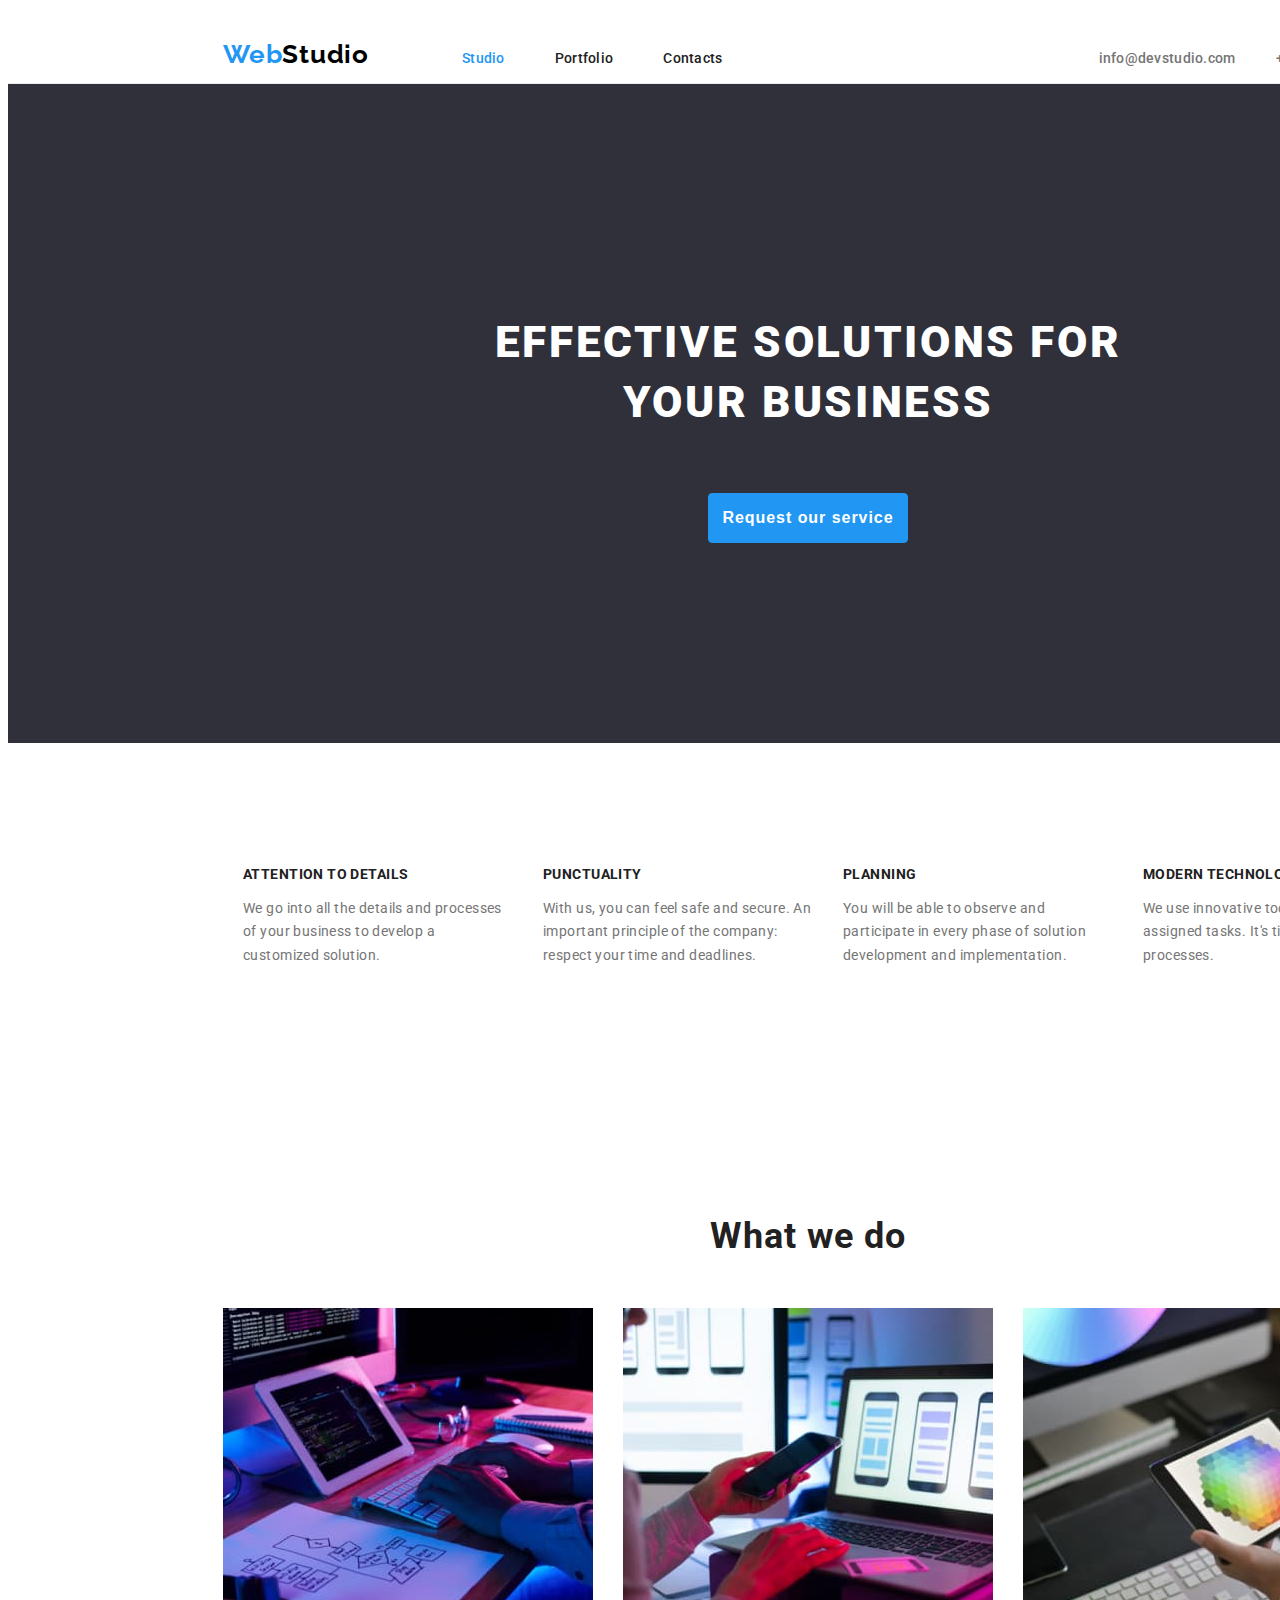
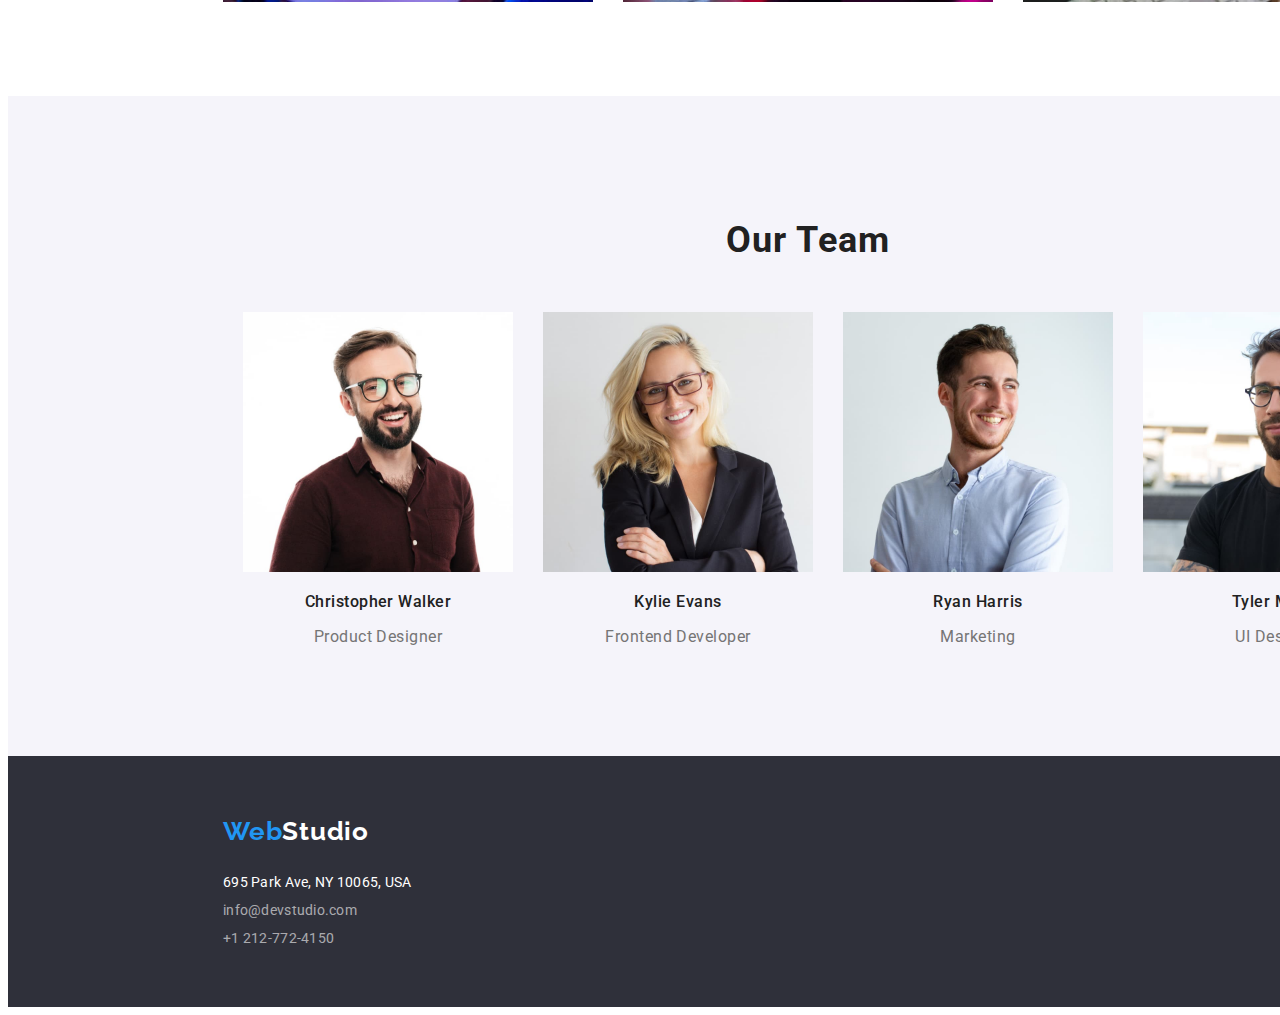
<file: index.html>
<!DOCTYPE html>
<html lang="en">
  <head>
    <meta charset="UTF-8" />
    <meta name="viewport" content="width=device-width, initial-scale=1.0" />
    <title>WebStudio</title>
    <link rel="stylesheet" href="./css/styles.css" />
    <link
      href="https://fonts.googleapis.com/css2?family=Raleway:wght@700&family=Roboto:wght@400;500;700;900&display=swap"
      rel="stylesheet"
    />
  </head>

  <body class="main-font">
    <header class="main-header">
      <a href="./index.html">
        <div><span>Web</span>Studio</div>
      </a>
     <nav class="main-navigation">
        <ul class="main-navigation-contacts">
          <li><a href="./index.html" class="current">Studio</a></li>
          <li><a href="./portfolio.html" >Portfolio</a></li>
          <li><a href="./contacts.html">Contacts</a></li>
        </ul>
        <address class="main-navigation-address">
        <a href="mailto:info@devstudio.com">info@devstudio.com</a>
        <a href="tel:+1 212-772-4150">+1 212-772-4150</a>
      </address>
     </nav>
  </header>

    <main>
      <section class="web-studio-main">
          <h1>EFFECTIVE SOLUTIONS FOR <br> YOUR BUSINESS</h1>
          <button type="button" class="buttons-main">Request our service</button>
      </section>
      <section class="section">
        <div class="main-paragraph">
          <ul class="main-paragraph-flex">
            <li>
              <h3>ATTENTION TO DETAILS</h3>
              <p>
                We go into all the details and processes of your business to
                develop a customized solution.
              </p>
            </li>
            <li>
              <h3>PUNCTUALITY</h3>
              <p>
                With us, you can feel safe and secure. An important principle of
                the company: respect your time and deadlines.
              </p>
            </li>
            <li>
              <h3>PLANNING</h3>
              <p>
                You will be able to observe and participate in every phase of
                solution development and implementation.
              </p>
            </li>
            <li>
              <h3>MODERN TECHNOLOGIES</h3>
              <p>
                We use innovative tools to solve assigned tasks. It's time to
                simplify work processes.
              </p>
            </li>
          </ul>
        </div>
      </section>
      
      <section class="section">
        <h2>What we do</h2>
        <div class="what-we-do-section">
          <img src="./images/img1.jpg" alt="Programare" width="370" />
          <img src="./images/img2.jpg" alt="Layout" width="370" />
          <img src="./images/img3.jpg" alt="Design" width="370" />
        </div>
      </section>
      <section class="photo-cards-main-section">
        <h2>Our Team</h2>
        <div class="photo-cards-main" >
        <ul class="photo-cards-main-flex">
          <li>
            <img src="./images/pers1.jpg" alt="Christopher Walker" width="270"/>
            <p>Christopher Walker</p>
            <span>Product Designer</span>
          </li>
          <li>
            <img src="./images/pers2.jpg" alt="Kylie Evans" width="270" />
            <p>Kylie Evans</p>
            <span>Frontend Developer</span>
          </li>
          <li>
            <img src="./images/pers3.jpg" alt="Ryan Harris" width="270" />
            <p>Ryan Harris</p>
            <span>Marketing</span>
          </li>
          <li>
            <img src="./images/pers4.jpg" alt="Tyler Moore" width="270" />
            <p>Tyler Moore</p>
            <span>UI Designer</span>
          </li>
        </ul>
        </div>
      </section>
    </main>
    <footer class="main-footer">
      <div class="main-footer-div">
        <a href="./index.html">
          <div><span>Web</span>Studio</div>
        </a>
      </div>
        <address>
          <span>695 Park Ave, NY 10065, USA</span>
          <a href="mailto:info@devstudio.com">info@devstudio.com</a>
          <a href="tel:+1 212-772-4150">+1 212-772-4150</a>
        </address>
    </footer>
  </body>
</html>
</file>
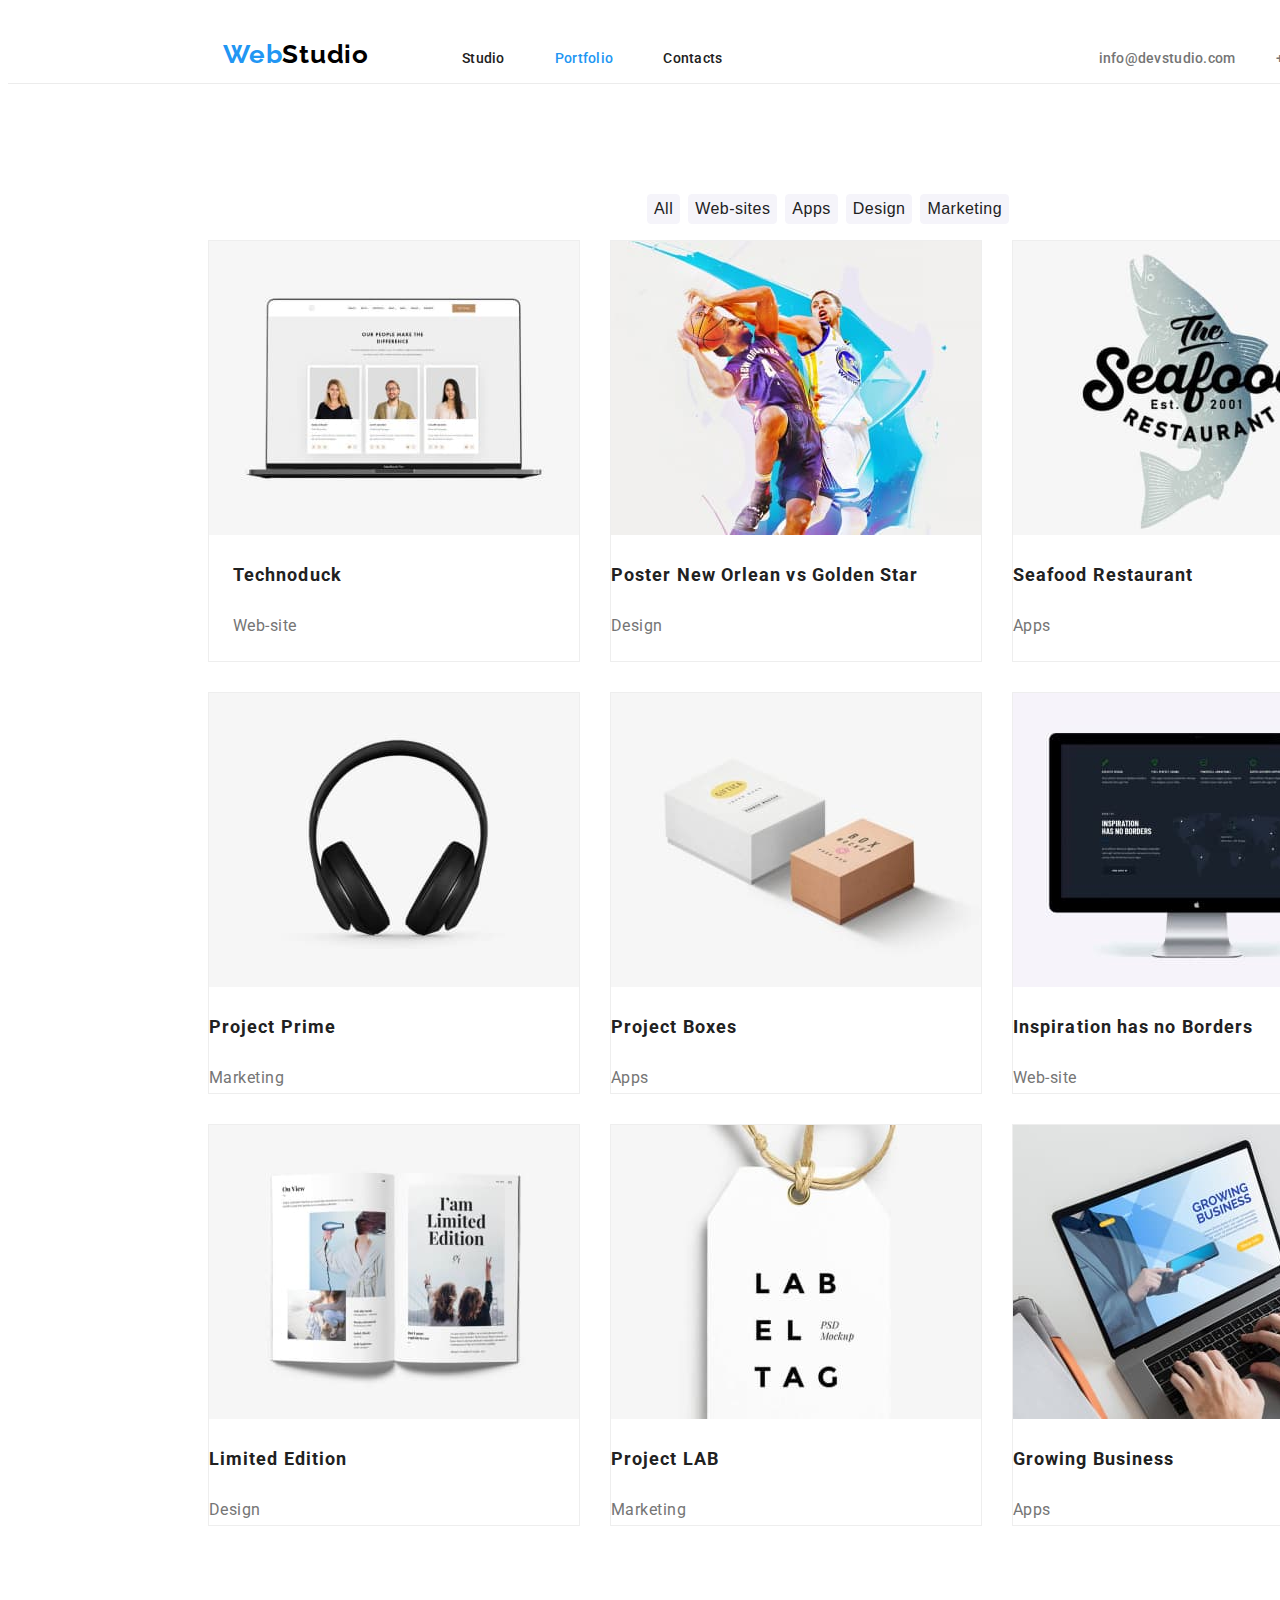
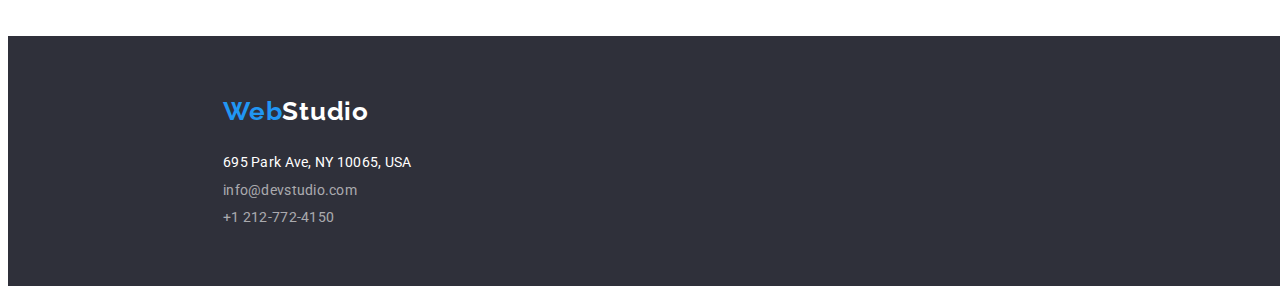
<file: portfolio.html>
<!DOCTYPE html>
<html lang="en">
  <head>
    <meta charset="UTF-8" />
    <meta name="viewport" content="width=device-width, initial-scale=1.0" />
    <title>WebStudio</title>
    <link rel="stylesheet" href="./css/styles.css" />
    <link
      href="https://fonts.googleapis.com/css2?family=Raleway:wght@700&family=Roboto:wght@400;500;700;900&display=swap"
      rel="stylesheet"
    />
  </head>
  <body class="port-font">
    <!-- HEADER -->
    <header class="main-header">
        <a href="./index.html">
          <div><span>Web</span>Studio</div>
        </a>
       <nav class="main-navigation">
          <ul class="main-navigation-contacts">
            <li><a href="./index.html">Studio</a></li>
            <li><a href="./portfolio.html" class="current">Portfolio</a></li>
            <li><a href="./contacts.html">Contacts</a></li>
          </ul>
          <address class="main-navigation-address">
          <a href="mailto:info@devstudio.com">info@devstudio.com</a>
          <a href="tel:+1 212-772-4150">+1 212-772-4150</a>
        </address>
       </nav>
    </header>

    <!-- MAIN -->
    <main>
      <section class="section">
      <div class="port-flex">
        <div class="buttons-port-flex">
          <ul>
            <li><button type="button" class="buttons-port">All</button></li>
            <li><button type="button" class="buttons-port">Web-sites</button></li>
            <li><button type="button" class="buttons-port">Apps</button></li>
            <li><button type="button" class="buttons-port">Design</button></li>
            <li><button type="button" class="buttons-port">Marketing</button></li>
          </ul>
        </div>
        <div class="photo-cards-port">
            <ul>
              <li>
                <img src="./images/port1.jpg" alt="Laptop with Website" width="370" />
                <div>
                  <p>Technoduck</p>
                  <span>Web-site</span>
                </div>
              </li>
              <li>
                <img src="./images/port2.jpg" alt="BasketBall" width="370" />
                <p>Poster New Orlean vs Golden Star</p>
                <span>Design</span>
              </li>
              <li>
                <img src="./images/port3.jpg" alt="Fish logo" width="370"/>
                <p>Seafood Restaurant</p>
                <span>Apps</span>
              </li>
              <li class=>
                <img src="./images/port4.jpg" alt="Headset" width="370"/>
                <p>Project Prime</p>
                <span>Marketing</span>
              </li>
              <li>
                <img src="./images/port5.jpg" alt="Boxes" width="370" />
                <p>Project Boxes</p>
                <span>Apps</span>
              </li>
              <li>
                <img src="./images/port6.jpg" alt="Computer Screen" width="370"/>
                <p>Inspiration has no Borders</p>
                <span>Web-site</span>
              </li>
              <li>
                <img src="./images/port7.jpg" alt="Book" width="370"/>
                <p>Limited Edition</p>
                <span>Design</span>
              </li>
              <li>
                <img src="./images/port8.jpg" alt="Tag" width="370"/>
                <p>Project LAB</p>
                <span>Marketing</span>
              </li>
              <li>
                <img src="./images/port9.jpg" alt="Laptop" width="370"/>
                <p>Growing Business</p>
                <span>Apps</span>
              </li>
            </ul>
        </div>
      </section>
    </main>

    <!-- FOOTER -->
    <footer class="main-footer">
      <div class="main-footer-div">
        <a href="./index.html">
          <div><span>Web</span>Studio</div>
        </a>
      </div>
        <address>
          <span>695 Park Ave, NY 10065, USA</span>
          <a href="mailto:info@devstudio.com">info@devstudio.com</a>
          <a href="tel:+1 212-772-4150">+1 212-772-4150</a>
        </address>
    </footer>
  </body>
</html>
</file>
<file: css/styles.css>
:root{
    --selected:rgba(33, 150, 243, 1);
    --not-selected:rgba(33, 33, 33, 1);
    --light-gray:rgba(117, 117, 117, 1);
    --white-text:rgba(255, 255, 255, 1);
    --main-background:rgba(47, 48, 58, 1);
    --footer-light-gray:rgba(255, 255, 255, 0.6);
    --button-color-unselected:rgba(245, 244, 250, 1);
    --main-button-hover: rgba(24, 140, 232, 1);
}

/* HEADER */
.main-header{
    display: flex;
    align-items: baseline;
    padding-left: 215px;
    padding-top: 24px;
    border-bottom: 1px solid rgba(236, 236, 236, 1);
}

.main-navigation{
    display: flex;
    align-items: baseline;
    margin-left: 53px;
}
.main-navigation-contacts{
    display: flex;
    gap: 50px;
}

.main-navigation-address{
    display: flex;
    margin-left: 376px;
    gap: 40px;
}


.main-header .main-navigation address a{
    font-family: "Roboto";
    font-size: 14px;
    font-weight: 500;
    line-height: 1.14 ;
    letter-spacing: 0.02em;
    text-align: left;
    color: var(--light-gray);
    font-style: normal;
}

.main-header div{
    font-family: "Raleway", sans-serif;
    color: rgba(0, 0, 0, 1);
    font-size: 26px;
    font-weight: 700;
    line-height: 1.19;
    letter-spacing: 0.03em;
    text-align: left;

}

.main-header div span{
    color: var(--selected);
}

.main-header a{
    text-decoration: none;
    color: var(--not-selected);
    font-size: 14px;
    font-weight: 500;
    line-height: 1.14;
    letter-spacing: 0.02em;
    text-align: left;

}

.main-header .main-navigation a:hover,
.main-header .main-navigation a:focus{
    color: var(--selected);
}

/* END HEADER */

/* MAIN */

ul{
    list-style-type: none;
}

.buttons-port{
    border-radius: 4px;
    background-color: var(--button-color-unselected);
    color: var(--not-selected) ;
    border-color: var(--button-color-unselected);
    font-style: inherit;
    font-size: 16px;
    font-weight: 500;
    line-height: 1.62;
    letter-spacing: 0.03em;
    text-align: center;
    border: 1px solid var(--button-color-unselected);

}

.buttons-port:hover,
.buttons-port:focus{
    background-color: var(--selected);
    color: var(--white-text) ;
    border-color: var(--selected);
}

.buttons-main{
    border-radius: 4px;
    background-color: var(--selected);
    color: var(--white-text) ;
    border-color: var(--selected);
    font-style: inherit;
    font-size: 16px;
    font-weight: 700;
    line-height: 1.85;
    letter-spacing: 0.06em;
    text-align: center;
    cursor: pointer;
    border: 1px solid var(--selected);
    width: 200px;
    height: 50px;
    top: 430px;
    left: 700px;
}

.buttons-main:hover{
    background-color: var(--main-button-hover);
    color: var(--white-text);
    border: 1px solid var(--main-button-hover);
}

.web-studio-main{
    background-color:var(--main-background);
    padding-top: 200px;
    padding-bottom: 200px;
    display: flex;
    align-items: center;
    justify-content: center;
    flex-direction: column;
    gap: 30px;
}

h1{
    color: var(--white-text);
    font-size: 44px;
    font-weight: 900;
    line-height: 1.36;
    letter-spacing: 0.06em;
    text-align: center;

}

h2{
    font-size: 36px;
    font-weight: 700;
    line-height: 1.16;
    letter-spacing: 0.03em;
    text-align: center;

}

h3{
    font-size: 14px;
    font-weight: 700;
    line-height: 1.14;
    letter-spacing: 0.03em;
    text-align: left;

}

.main-font{
    font-family: "Roboto" , sans-serif;
    color: var(--not-selected);
    width: 1600px;
}

.port-font{
    font-family: "Roboto" , sans-serif;
    color: var(--not-selected);
    width: 1600px;
}

.main-paragraph-flex{
    display: flex;
    flex-direction: row;
    column-gap: 30px;
    align-items: center;
    justify-content: center;
}

.main-paragraph p{
    color: var(--light-gray);
    font-size: 14px;
    font-weight: 400;
    line-height: 1.71;
    letter-spacing: 0.03em;
    text-align: left;
    width: 270px;

}

.what-we-do-section{
    display: flex;
    align-items:center;
    justify-content: center;
    gap: 30px;
    margin-top: 50px;
}

.photo-cards-main-flex{
    display: flex;
    align-items: center;
    justify-content: center;
    gap: 30px;
    margin-top: 50px;
}

.photo-cards-main-section{
   background-color: #F5F4FA;
   padding-bottom: 94px;
   padding-top: 94px;
}

.photo-cards-main span{
    color: var(--light-gray);
    font-size: 16px;
    font-weight: 400;
    line-height: 1.18;
    letter-spacing: 0.03em;
}

.photo-cards-main li{
    text-align: center;
}

.photo-cards-main p{
    font-size: 16px;
    font-weight: 500;
    line-height: 19px;
    letter-spacing: 0.03em;
}

.photo-cards-port li{
    border: 1px solid rgba(238, 238, 238, 1);
}

.photo-cards-port p{
    font-size: 18px;
    font-weight: 700;
    line-height: 2;
    letter-spacing: 0.06em;
    text-align: left;
}
.photo-cards-port span{
    font-size: 16px;
    font-weight: 400;
    line-height: 1.87;
    letter-spacing: 0.03em;
    text-align: left;
    color: var(--light-gray);
}

.main-navigation .current{
    color: var(--selected);
}

.port-flex{
    display: block;
    width: 1200px;
}

.port-font main{
    display: flex;
    align-items: center;
    justify-content: center;
}

.buttons-port-flex ul{
    display: flex;
    gap: 8px;
    justify-content: center;
    align-items: center;
}

.photo-cards-port ul{
    display: flex;
    flex-wrap: wrap;
    gap: 30px;
    padding: 0px;
    flex-basis: calc((100% - 30px) / 3);
}

.photo-cards-port div{
    padding-left: 24px;
    padding-bottom: 20px;
}

.section{
    padding-bottom: 94px;
    padding-top: 94px;
}

/* END MAIN */

/* FOOTER */
.main-footer{
    background-color: var(--main-background);
    color: var(--white-text);
    display: flex;
    flex-direction: column;
    padding-left: 215px;
    padding-top: 60px;
    gap: 28px;
}

.main-footer div{
    font-family: "Raleway" , sans-serif;
    font-size: 26px;
    font-weight: 700;
    line-height: 1.19;
    letter-spacing: 0.03em;
    text-align: left;
    
}
.main-footer div span{
    color: var(--selected);
}

.main-footer a{
    text-decoration:none;
    color: var(--white-text);
}

.main-footer address{
    display: flex;
    flex-direction: column;
    gap: 12px;
    padding-bottom: 60px;
    
}

.main-footer address a{
    font-family: "Roboto";
    font-size: 14px;
    font-weight: 400;
    line-height: 1.14;
    letter-spacing: 0.02em;
    text-align: left;
    color: var(--footer-light-gray);
    font-style: normal;
}

.main-footer address span{
    font-family: "Roboto";
    font-size: 14px;
    font-weight: 400;
    line-height: 1.14;
    letter-spacing: 0.02em;
    text-align: left;
    color: var(--white-text);
    font-style: normal;

    
}

/* END FOOTER */
</file>
